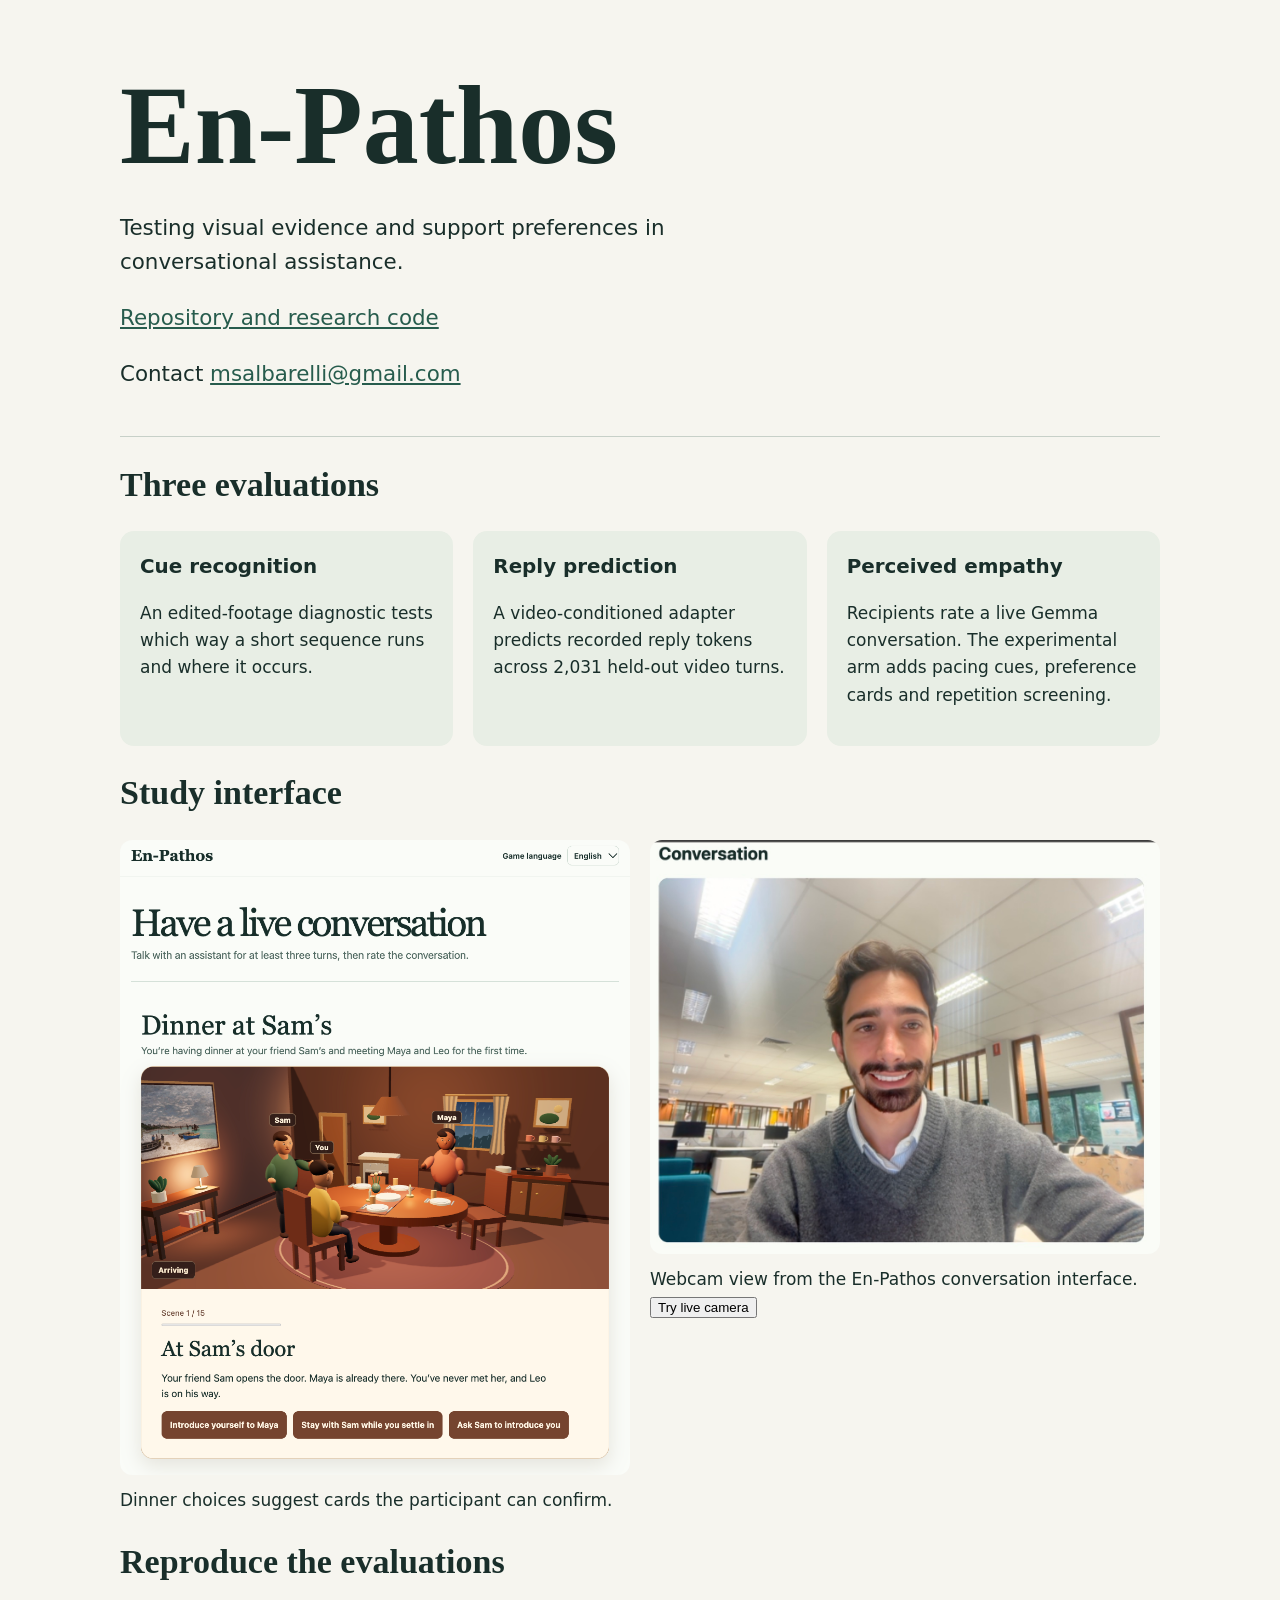
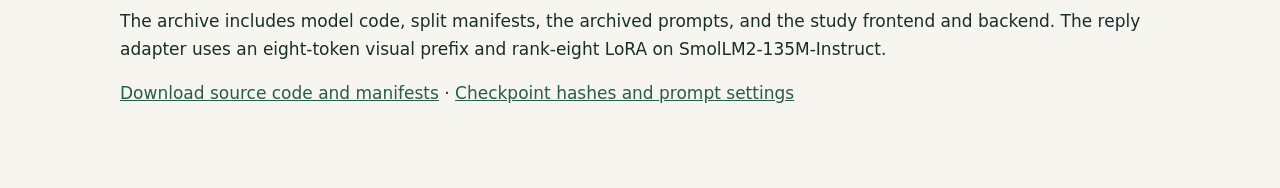
<file: index.html>
<!doctype html>
<html lang="en"><meta charset="utf-8"><meta name="viewport" content="width=device-width,initial-scale=1">
<title>En-Pathos | Project</title>
<style>
:root{color:#192e2a;background:#f6f5ef;font:17px/1.6 system-ui,sans-serif}body{max-width:1040px;margin:auto;padding:clamp(20px,5vw,72px)}h1,h2{font-family:Georgia,serif;line-height:1.1}h1{font-size:clamp(54px,10vw,112px);margin:0 0 24px}header p{font-size:1.26rem;max-width:650px}header{border-bottom:1px solid #c7d0c8;padding-bottom:24px}h2{font-size:2rem}article,figure{margin:0}.grid{display:grid;grid-template-columns:repeat(auto-fit,minmax(225px,1fr));gap:20px}article{padding:20px;background:#e8eee5;border-radius:14px}article h3{margin:0}img{display:block;width:100%;height:auto;border-radius:12px}figcaption{padding-top:12px}img[hidden]{display:none}a{color:#275c4d}
</style>
<main><header><h1>En-Pathos</h1><p>Testing visual evidence and support preferences in conversational assistance.</p><p><a href="https://github.com/cenacchi2000/en-pathos-research">Repository and research code</a></p><p>Contact <a href="mailto:msalbarelli@gmail.com">msalbarelli@gmail.com</a></p></header>
<section><h2>Three evaluations</h2><div class="grid"><article><h3>Cue recognition</h3><p>An edited-footage diagnostic tests which way a short sequence runs and where it occurs.</p></article><article><h3>Reply prediction</h3><p>A video-conditioned adapter predicts recorded reply tokens across 2,031 held-out video turns.</p></article><article><h3>Perceived empathy</h3><p>Recipients rate a live Gemma conversation. The experimental arm adds pacing cues, preference cards and repetition screening.</p></article></div></section>
<section><h2>Study interface</h2><div class="grid">
<figure><img src="dinner-ui.png" alt="Animated dinner scene with three possible actions"><figcaption>Dinner choices suggest cards the participant can confirm.</figcaption></figure>
<figure><img id="webcam-example" src="webcam-preview.jpg" alt="Screenshot of the webcam in the En-Pathos conversation interface"><video id="webcam-live" hidden autoplay muted playsinline style="width:100%;border-radius:12px"></video><figcaption>Webcam view from the En-Pathos conversation interface. <button id="webcam-toggle" type="button">Try live camera</button> <span id="webcam-status" role="status"></span></figcaption></figure></div></section><section><h2>Reproduce the evaluations</h2><p>The archive includes model code, split manifests, the archived prompts, and the study frontend and backend. The reply adapter uses an eight-token visual prefix and rank-eight LoRA on SmolLM2-135M-Instruct.</p><p><a href="https://github.com/cenacchi2000/en-pathos-research/raw/refs/heads/main/en-pathos-source.zip">Download source code and manifests</a> · <a href="https://github.com/cenacchi2000/en-pathos-research/blob/main/CHECKPOINTS.md">Checkpoint hashes and prompt settings</a></p></section></main>
<script>
const button = document.getElementById('webcam-toggle');
const video = document.getElementById('webcam-live');
const example = document.getElementById('webcam-example');
const status = document.getElementById('webcam-status');
let stream;
function stopCamera() {
  stream?.getTracks().forEach(track => track.stop());
  stream = undefined;
  video.srcObject = null;
  video.hidden = true;
  example.hidden = false;
  button.textContent = 'Try live camera';
  status.textContent = '';
}
button.addEventListener('click', async () => {
  if (stream) {
    stopCamera();
    return;
  }
  button.disabled = true;
  status.textContent = 'Waiting for camera permission…';
  try {
    stream = await navigator.mediaDevices.getUserMedia({video: true, audio: false});
    video.srcObject = stream;
    await video.play();
    example.hidden = true;
    video.hidden = false;
    button.textContent = 'Stop camera';
    status.textContent = 'Live preview on this device.';
    stream.getVideoTracks()[0].addEventListener('ended', stopCamera, {once: true});
  } catch {
    stopCamera();
    status.textContent = 'Camera unavailable. Check your browser permissions.';
  } finally {
    button.disabled = false;
  }
});
window.addEventListener('pagehide', stopCamera);
</script>
</file>
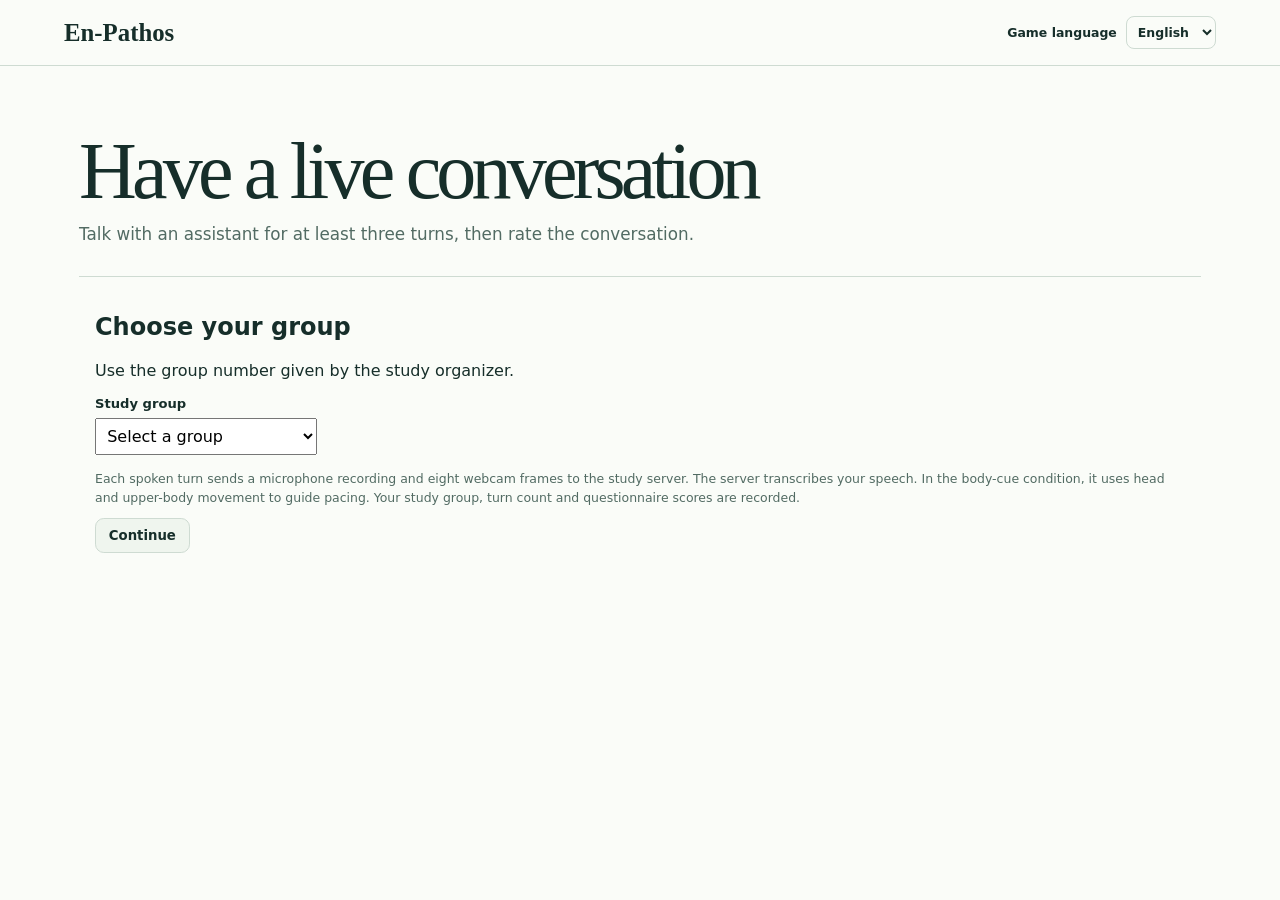
<file: study/index.html>
<!doctype html>
<html lang="en"><head><meta charset="utf-8"><meta name="viewport" content="width=device-width,initial-scale=1">
<title>En-Pathos | Conversation study</title><link rel="stylesheet" href="style.css?v=62"><script type="module" src="conversation.js?v=75"></script></head>
<body><header class="masthead"><span>En-Pathos</span><label class="language-picker"><span>Game language</span><select id="game-language"><option value="en">English</option><option value="it">Italiano</option></select></label></header>
<main><section class="intro"><h1>Have a live conversation</h1><p>Talk with an assistant for at least three turns, then rate the conversation.</p></section>
<form id="group-selection"><h2>Choose your group</h2><p>Use the group number given by the study organizer.</p>
<label for="group">Study group</label><select id="group" required><option value="">Select a group</option><option value="1">Group 1 · Experimental</option><option value="2">Group 2 · Control</option></select>
<p id="study-recording-notice" class="privacy"></p>
<label id="early-consent-label" hidden><input type="checkbox" id="early-consent"> I consent to take part in the study.</label>
<button>Continue</button></form>
<form id="intake" hidden><section id="persona-game" aria-labelledby="persona-heading">
<h3 id="persona-heading">Dinner at Sam’s</h3>
<p id="game-intro"></p>
<div class="persona-card" id="game-scene">
  <div id="dinner-table" class="dinner-table">
    <div class="dinner-center"><span id="dinner-stage"></span></div>
  </div>
  <div class="game-panel" id="game-panel">
    <p id="card-progress"></p>
    <progress id="dinner-progress" max="15" value="0" aria-labelledby="card-progress"></progress>
    <h4 id="card-title" tabindex="-1"></h4>
    <p id="dinner-callback" hidden></p>
    <p id="card-story"></p>
    <p id="story-result" tabindex="-1" hidden></p>
    <div id="game-actions" class="card-nav"></div>
  </div>
</div>
<div id="game-deck" hidden>
<h4 id="deck-heading" tabindex="-1">What your profile looks like</h4>
<p id="deck-instructions"></p>
<p id="profile-model-use"></p>
<button type="button" id="select-all-profile" aria-controls="game-keeps profile-values"></button>
<h5 id="profile-scenes-title"></h5><div id="game-keeps" class="profile-options"></div>
<h5 id="profile-values-title"></h5><div id="profile-values" class="profile-options"></div>
</div>
</section>
<div id="conversation-consent" hidden>
<h2 id="control-start-title" hidden></h2>
<p id="control-model-note" hidden></p>
<label><input type="checkbox" id="consent" required disabled> <span id="consent-label">I consent to take part and open the conversation.</span></label>
</div></form>
<section id="chat" hidden><h2>Conversation</h2><div class="preview" id="camera" hidden><video id="preview" muted autoplay playsinline></video></div>
<div id="messages" class="messages" aria-live="polite"></div>
<form id="turn"><p>Click Record to speak. When you have finished, click Stop and send.</p><button type="button" id="send">Record voice and webcam</button> <button type="button" id="end" disabled>Finish and evaluate</button></form></section>
<form id="evaluation" hidden><h2>How did the conversation feel?</h2><p>Rate the whole conversation. Choose “Not applicable” when there was no opportunity to judge an item.</p><div id="evaluation-questions"></div>
<h3>Perceived Empathy of Technology Scale (PETS)</h3><p>Move each slider from 0 (strongly disagree) to 100 (strongly agree). Use the arrow keys for fine adjustments.</p>
<div id="pets-questions"></div><p><a href="https://doi.org/10.1145/3613904.3642035">Schmidmaier et al., CHI 2024</a> · <a href="https://creativecommons.org/licenses/by/4.0/">CC BY 4.0</a></p>
<h3>EmoHarbor conversation rubric</h3>
<p>Rate each dimension on its own 1–5 scale.</p>
<div id="emoharbor-questions"></div>
<p>Adapted from <a href="https://aclanthology.org/2026.acl-long.53/">Ye et al., EmoHarbor, Table 6, p. 1195</a>.</p>
<button>Submit evaluation</button></form>
<section id="thanks" hidden><h2>Thank you</h2><p>Your evaluation was saved.</p></section><p id="status" role="status"></p>
</main></body></html>
</file>
<file: study/style.css>
:root{color-scheme:light;--ink:#162e2a;--soft:#526b63;--line:#cedbd2;--wash:#eff5ee;--paper:#fafcf8;--green:#1a5b45;font-family:"Inter",system-ui,sans-serif;color:var(--ink);background:var(--paper)}
*{box-sizing:border-box}body{margin:0}button,textarea{font:inherit}button{cursor:pointer}button:disabled{cursor:wait;opacity:.55}button:focus-visible,textarea:focus-visible{outline:3px solid #448c68;outline-offset:3px}[hidden]{display:none!important}
.masthead{display:flex;align-items:center;justify-content:space-between;border-bottom:1px solid var(--line);padding:1rem max(5vw,1rem);font-family:Georgia,serif;font-size:1.55rem;font-weight:700}.masthead small{font:600 .76rem "Inter",system-ui,sans-serif;color:var(--soft);letter-spacing:.04em}.period{color:#3f8d67}
main{max-width:1250px;margin:auto;padding:clamp(1rem,5vw,4rem)}.intro{margin-bottom:2rem}.intro h1{font:500 clamp(2.9rem,7vw,5rem)/1.04 "Instrument Serif",Georgia,serif;letter-spacing:-.06em;margin:0 0 .65rem}.intro p{color:var(--soft);margin:0;font-size:1.05rem}
.workspace{display:grid;grid-template-columns:minmax(240px,.85fr) minmax(0,1.15fr);gap:1.25rem}.capture,.conversation{background:white;border:1px solid var(--line);border-radius:1.15rem;min-width:0;overflow:hidden}.capture{padding:1.1rem;align-self:start}.section-heading{display:flex;align-items:center;justify-content:space-between;min-height:2.1rem;gap:.75rem}.section-heading h2{font-size:.95rem;margin:0}.section-heading span{font-size:.78rem;color:var(--soft);text-align:right}
.preview{margin:.75rem 0;aspect-ratio:4/3;display:grid;place-items:center;border-radius:.8rem;background:radial-gradient(ellipse at 30% 15%,#345e50,#18352c 78%);color:#e7f0e8;overflow:hidden}.preview video{width:100%;height:100%;object-fit:cover;transform:scaleX(-1)}
.controls{display:flex;gap:.55rem;flex-wrap:wrap}button{background:var(--wash);color:var(--ink);border:1px solid var(--line);border-radius:.55rem;padding:.55rem .8rem;font-weight:650;font-size:.83rem}button:hover{filter:brightness(.96)}.privacy{font-size:.78rem;color:var(--soft);line-height:1.55;margin:.85rem 0 0}#attachment{display:flex;align-items:center;justify-content:space-between;margin-top:.6rem;font-size:.8rem}
.conversation{display:flex;flex-direction:column;min-height:485px}.conversation .section-heading{padding:.8rem 1.1rem;border-bottom:1px solid var(--line)}.messages{display:flex;flex-direction:column;gap:1rem;flex:1;min-height:225px;max-height:410px;overflow:auto;padding:1.1rem}.empty{margin:auto;font-family:Georgia,serif;font-size:1.5rem;color:var(--soft);text-align:center}.bubble{max-width:94%;border-radius:.7rem;padding:.65rem .85rem;background:var(--wash);overflow-wrap:anywhere}.bubble.user{align-self:flex-end;background:#e0eee3}.bubble h3{margin:0 0 .2rem;font-size:.73rem;color:var(--soft)}.bubble p{white-space:pre-wrap;margin:0;line-height:1.5}.bubble details{margin-top:.55rem;font-size:.8rem;color:var(--soft)}.bubble details p{margin-top:.35rem}form{border-top:1px solid var(--line);padding:1rem}label{display:block;font-size:.82rem;font-weight:650;margin-bottom:.45rem}textarea{width:100%;min-height:4.6rem;resize:vertical;border:1px solid var(--line);border-radius:.55rem;padding:.7rem;color:var(--ink);background:#fbfdfa}.send-row{display:flex;align-items:center;justify-content:space-between;gap:.6rem;margin-top:.55rem}#status{font-size:.8rem;color:var(--soft)}#send{background:var(--green);color:white;border-color:var(--green);white-space:nowrap}#send span{margin-left:.3rem}
@media(max-width:720px){.workspace{grid-template-columns:1fr}.preview{aspect-ratio:16/9}}
.intake{margin:0 0 1rem;background:#fbfdfa;border:1px solid var(--line);border-radius:.7rem}.intake summary{cursor:pointer;padding:1rem;color:var(--ink);font-weight:650}.intake summary small{display:inline-block;margin-left:.5rem;color:var(--soft);font-weight:400}.intake form p{margin:0 0 1rem;color:var(--soft)}#intake-questions{display:grid;grid-template-columns:repeat(auto-fit,minmax(min(100%,270px),1fr));gap:1rem}#intake-questions label{display:flex;flex-direction:column;gap:.4rem;justify-content:space-between}#intake-questions select{font:inherit;font-weight:400;color:var(--ink);width:100%;padding:.45rem;border:1px solid var(--line);border-radius:.4rem;background:white}.intake-actions{display:flex;flex-wrap:wrap;gap:.6rem;margin-top:1rem}#save-intake{background:var(--green);color:white}
fieldset{min-width:0;border:1px solid var(--line);border-radius:.7rem;padding:1rem;background:white}fieldset p{white-space:pre-wrap}select{display:block;max-width:100%;font:inherit;padding:.45rem;margin:.35rem 0}#ratings button{margin-top:1rem}


.language-picker {display:flex;align-items:center;gap:.55rem;margin:0;font:600 .78rem Inter,system-ui,sans-serif;}
.language-picker select {margin:0;font:inherit;border:1px solid var(--line);border-radius:.5rem;background:var(--paper);color:var(--ink);}
#persona-game {max-width:58rem;margin-block:2rem;}
#persona-heading {font:500 clamp(2rem,5vw,3.6rem)/1.05 "Instrument Serif",Georgia,serif;margin:0 0 .45rem;}
#game-intro {color:var(--soft);margin:0 0 1rem;}
.persona-card {overflow:hidden;border:1px solid #d9c1a4;border-radius:1.25rem;background:#fff8eb;box-shadow:0 12px 32px #50321c20;}
.dinner-table {display:none;}
.game-panel {padding:clamp(1rem,4vw,2rem);}
.game-panel h4 {font:500 clamp(1.55rem,4vw,2.3rem)/1.08 Georgia,serif;margin:.5rem 0;}
#card-progress {font-size:.78rem;color:#735040;margin:0;}
#dinner-progress {width:min(100%,12rem);height:.45rem;accent-color:#985539;margin:.5rem 0;}
#card-progress:empty + #dinner-progress {display:none;}
#card-story {max-width:62ch;line-height:1.55;}
#dinner-callback {font-size:.9rem;color:#6a493c;line-height:1.5;}
#story-result {padding:.75rem .95rem;border-left:4px solid #985539;background:#f6e9d6;line-height:1.5;}
.card-nav {display:flex;gap:.6rem;flex-wrap:wrap;margin-top:1rem;}
.card-nav button {background:#75442f;border-color:#75442f;color:#fff5e4;min-height:44px;text-align:start;}
.card-nav button:hover {background:#60341f;}
.profile-options {display:grid;grid-template-columns:repeat(auto-fit,minmax(min(100%,220px),1fr));gap:.65rem;margin-block:1rem;}
#profile-values {--card-tint:#fff3c5;--card-border:#dfc46a;--card-accent:#795700;--card-selected:#ffe694;}
#game-keeps {--card-tint:#e1f0ff;--card-border:#a9c7e5;--card-accent:#245e94;--card-selected:#bfddfa;}
.profile-options label {display:grid;grid-template-columns:auto 1fr;align-items:start;gap:.55rem;margin:0;padding:.85rem;border:1px solid var(--card-border);border-inline-start:4px solid var(--card-border);border-radius:.75rem;background:var(--card-tint);cursor:pointer;}
.profile-options label:hover {border-color:var(--card-accent);}
.profile-options label:has(input:checked) {background:var(--card-selected);border-color:var(--card-accent);}
.profile-options label:focus-within {outline:2px solid var(--card-accent);outline-offset:2px;}
.profile-options input {accent-color:var(--card-accent);margin:.12rem 0 0;}
@media(max-width:520px) {.card-nav button {width:100%;}}

.has-dinner-scene {position:relative;display:block;height:clamp(250px,41vw,390px);padding:0;}
.has-dinner-scene canvas {display:block;width:100%;height:100%;}
.has-dinner-scene .dinner-center {position:absolute;font-size:.73rem;font-weight:750;left:1rem;bottom:1rem;display:block;}
.has-dinner-scene .dinner-center span {display:block;padding:.38rem .65rem;border:1px solid #f6d4a559;border-radius:.4rem;background:#301d18e8;color:#ffeed1;}

.card-nav .secondary-action {background:transparent;color:#623925;}
.card-nav .secondary-action:hover {background:#faecd9;}

#game-deck h5 {font-size:1rem;margin:1rem 0 .55rem;}
#game-deck summary {cursor:pointer;font-weight:700;}

.dinner-name-tag {display:none;}
.has-dinner-scene .dinner-name-tag {display:block;position:absolute;z-index:2;transform:translate(-50%,-100%);pointer-events:none;padding:.2rem .47rem;border-radius:.36rem;border:1px solid #f6d4a575;background:#301d18ee;color:#fff2db;font-size:.73rem;font-weight:750;line-height:1.1;}
.profile-options strong {font:700 1.05rem/1.16 Georgia,serif;}
.profile-options label > span {grid-column:2;font-size:.79rem;font-weight:450;line-height:1.44;color:#354d43;}

.profile-options .profile-origin {display:grid;gap:.25rem;margin-top:.28rem;padding-top:.46rem;border-top:1px solid var(--card-border);}
.profile-origin strong {font:700 .73rem/1.25 Inter,system-ui,sans-serif;color:var(--card-accent);}
#profile-model-use {max-width:76ch;line-height:1.55;}
#study-recording-notice {margin-bottom:.65rem;}

.profile-origin .profile-connection {margin-top:.12rem;}
</file>
